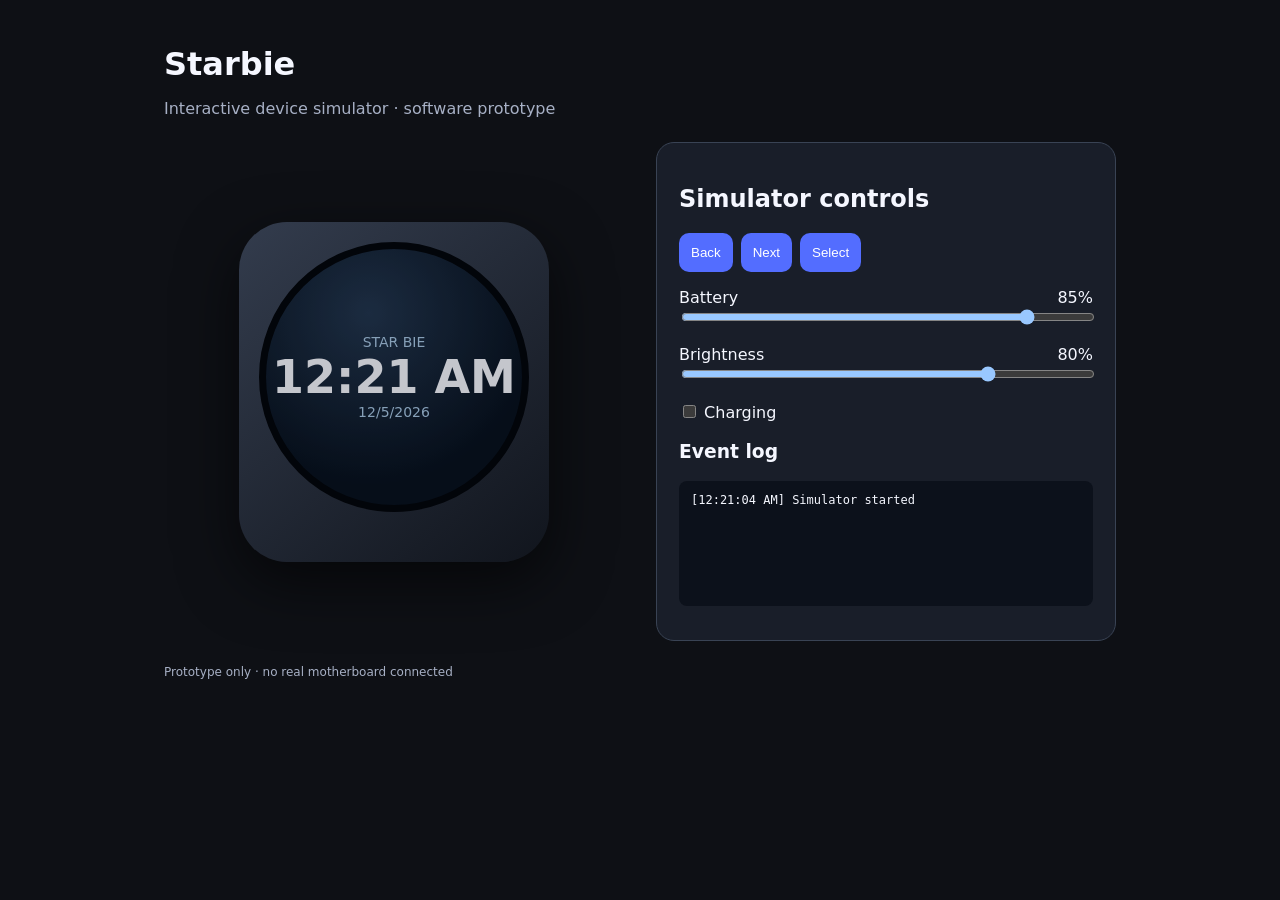
<file: app/index.html>
<!doctype html>
<html lang="en">
<head>
<meta charset="UTF-8"><meta name="viewport" content="width=device-width,initial-scale=1">
<title>Starbie | Simulator</title><link rel="stylesheet" href="style.css">
</head>
<body>
<main>
<header><h1>Starbie</h1><p>Interactive device simulator · software prototype</p></header>
<section class="workspace">
<div class="device"><div class="screen" id="screen" aria-live="polite"></div></div>
<div class="panel">
<h2>Simulator controls</h2>
<div class="controls"><button id="back">Back</button><button id="next">Next</button><button id="select">Select</button></div>
<label>Battery <output id="batteryLabel">85%</output><input id="battery" type="range" min="0" max="100" value="85"></label>
<label>Brightness <output id="brightnessLabel">80%</output><input id="brightness" type="range" min="20" max="100" value="80"></label>
<label><input id="charging" type="checkbox"> Charging</label>
<h3>Event log</h3><pre id="log" aria-live="polite"></pre>
</div>
</section>
<footer>Prototype only · no real motherboard connected</footer>
</main><script src="script.js"></script>
</body></html>
</file>
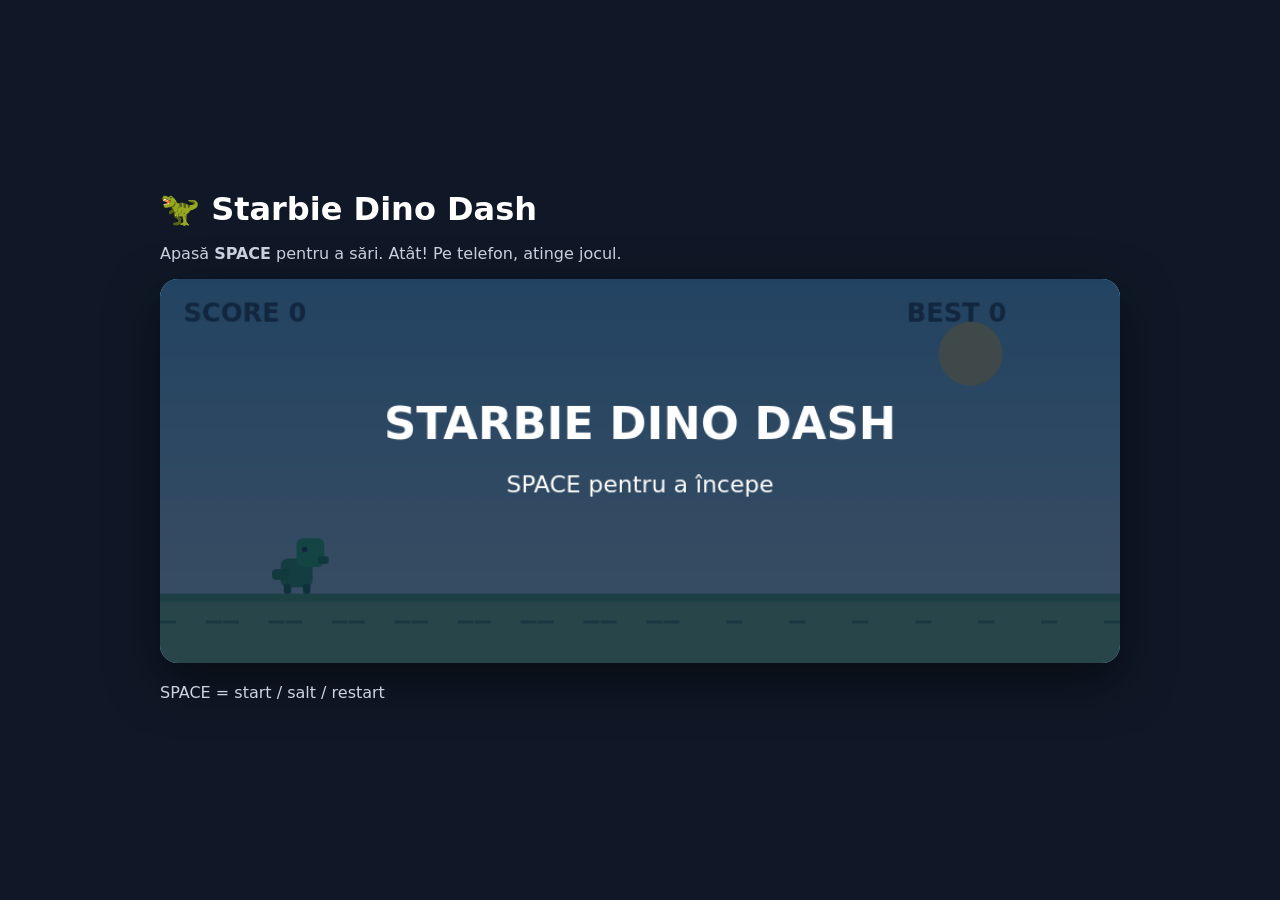
<file: dino/index.html>
<!DOCTYPE html>
<html lang="ro"><head><meta charset="UTF-8"><meta name="viewport" content="width=device-width,initial-scale=1"><title>Starbie Dino Dash</title>
<style>
*{box-sizing:border-box}body{margin:0;background:#101827;color:white;font-family:system-ui,Arial;display:grid;place-items:center;min-height:100vh}main{width:min(960px,96vw)}h1{margin:8px 0}p{color:#cbd5e1}canvas{width:100%;background:#80cfff;border-radius:18px;box-shadow:0 18px 50px #0008;touch-action:manipulation}small{color:#cbd5e1}
</style></head><body><main><h1>🦖 Starbie Dino Dash</h1><p>Apasă <b>SPACE</b> pentru a sări. Atât! Pe telefon, atinge jocul.</p><canvas id="game" width="900" height="360"></canvas><p id="hint">SPACE = start / salt / restart</p></main>
<script>
const canvas=document.querySelector('#game'),ctx=canvas.getContext('2d'),W=900,H=360,ground=295;
let state='ready',score=0,best=0,speed=6,obstacles=[],clouds=[],stars=[],time=0,spawn=90;
const dino={x:105,y:ground-52,w:44,h:52,vy:0};
function reset(){state='playing';score=0;speed=6;obstacles=[];clouds=[{x:150,y:55},{x:530,y:95},{x:800,y:50}];stars=[];time=0;spawn=75;dino.y=ground-dino.h;dino.vy=0;}
function jump(){if(state!=='playing'){reset();return;}if(dino.y>=ground-dino.h-1){dino.vy=-14.4;}}
addEventListener('keydown',e=>{if(e.code==='Space'){e.preventDefault();if(!e.repeat)jump();}});
canvas.addEventListener('pointerdown',jump);
function rounded(x,y,w,h,r,c){ctx.fillStyle=c;ctx.beginPath();ctx.roundRect(x,y,w,h,r);ctx.fill();}
function cloud(x,y){ctx.fillStyle='#fff';ctx.beginPath();ctx.arc(x,y+15,18,0,7);ctx.arc(x+24,y+4,24,0,7);ctx.arc(x+51,y+17,17,0,7);ctx.fill();}
function drawDino(){const x=dino.x,y=dino.y;rounded(x+8,y+19,30,27,7,'#24a855');rounded(x+23,y,26,27,6,'#2dc96b');rounded(x+43,y+17,10,7,2,'#198949');rounded(x,y+29,16,10,4,'#1b934b');rounded(x+28,y+8,5,5,2,'#11263c');rounded(x+11,y+43,7,9,2,'#116e38');rounded(x+29,y+43,7,9,2,'#116e38');}
function drawObstacle(o){if(o.kind==='cactus'){rounded(o.x+11,ground-o.h,17,o.h,5,'#167c42');rounded(o.x+1,ground-o.h+15,13,10,4,'#21a85a');rounded(o.x+27,ground-o.h+24,13,9,4,'#21a85a');}else if(o.kind==='rock'){rounded(o.x,ground-o.h,o.w,o.h,13,'#64748b');rounded(o.x+8,ground-o.h+6,15,8,5,'#94a3b8');}else{rounded(o.x,ground-o.h,o.w,o.h,4,'#b86b38');rounded(o.x+6,ground-o.h+6,o.w-12,o.h-12,2,'#d99452');ctx.strokeStyle='#784022';ctx.lineWidth=5;ctx.beginPath();ctx.moveTo(o.x+8,ground-o.h+8);ctx.lineTo(o.x+o.w-8,ground-8);ctx.stroke();}}
function update(dt){if(state!=='playing')return;const f=Math.min(dt/16.667,2);time+=f;speed=Math.min(15,6+score/280);score+=f*.13;dino.vy+=.78*f;dino.y+=dino.vy*f;if(dino.y>ground-dino.h){dino.y=ground-dino.h;dino.vy=0;}spawn-=f;if(spawn<=0){let kind=['cactus','rock','crate'][Math.floor(Math.random()*3)];obstacles.push({x:W+25,w:kind==='rock'?47:39,h:kind==='cactus'?60:kind==='crate'?45:32,kind});spawn=Math.max(43,92-speed*2)+Math.random()*30;}for(const o of obstacles)o.x-=speed*f;obstacles=obstacles.filter(o=>o.x+o.w>0);for(const o of obstacles){if(dino.x+9<o.x+o.w-7&&dino.x+dino.w-8>o.x+7&&dino.y+9<ground&&dino.y+dino.h-4>ground-o.h+5){state='over';best=Math.max(best,Math.floor(score));}}for(const c of clouds){c.x-=.5*f;if(c.x<-80)c.x=W+100;}}
function draw(){let sky=ctx.createLinearGradient(0,0,0,ground);sky.addColorStop(0,'#70c6ff');sky.addColorStop(1,'#d7f2ff');ctx.fillStyle=sky;ctx.fillRect(0,0,W,H);ctx.fillStyle='#ffe184';ctx.beginPath();ctx.arc(760,70,30,0,7);ctx.fill();clouds.forEach(c=>cloud(c.x,c.y));ctx.fillStyle='#8bd480';ctx.fillRect(0,ground,W,65);ctx.fillStyle='#56b66a';ctx.fillRect(0,ground,W,8);ctx.fillStyle='#488f5a';for(let i=0;i<25;i++)ctx.fillRect((i*59-time*speed*.3)%(W+60),ground+25,15,3);obstacles.forEach(drawObstacle);drawDino();ctx.fillStyle='#18364e';ctx.font='bold 24px system-ui';ctx.fillText('SCORE '+Math.floor(score),22,40);ctx.fillText('BEST '+best,700,40);if(state!=='playing'){ctx.fillStyle='#10233bcc';ctx.fillRect(0,0,W,H);ctx.fillStyle='#fff';ctx.textAlign='center';ctx.font='bold 42px system-ui';ctx.fillText(state==='ready'?'STARBIE DINO DASH':'GAME OVER',W/2,150);ctx.font='22px system-ui';ctx.fillText('SPACE pentru '+(state==='ready'?'a începe':'restart'),W/2,200);ctx.textAlign='left';}}
let prev=performance.now();function frame(now){update(now-prev);draw();prev=now;requestAnimationFrame(frame);}requestAnimationFrame(frame);
</script></body></html>
</file>
<file: app/style.css>
:root{color-scheme:dark;font-family:system-ui,Segoe UI,sans-serif;background:#0e1015;color:#f5f7ff}*{box-sizing:border-box}body{margin:0}main{max-width:1000px;margin:auto;padding:24px}header h1{margin-bottom:4px}header p,footer{color:#a7b0c5}.workspace{display:grid;grid-template-columns:1fr 1fr;gap:32px;align-items:center;margin-top:24px}.device{margin:auto;width:310px;height:340px;background:linear-gradient(140deg,#333c4d,#11151d);border-radius:48px;padding:20px;box-shadow:0 20px 60px #0009}.screen{border:7px solid #03060c;border-radius:50%;height:270px;width:270px;background:radial-gradient(circle at 40% 25%,#223650,#07111f 70%);display:flex;align-items:center;justify-content:center;text-align:center;flex-direction:column;overflow:hidden;transition:filter .15s}.screen .big{font-size:46px;font-weight:700}.screen .small{font-size:14px;color:#a8c8e6}.screen .symbol{font-size:38px}.panel{border:1px solid #394354;background:#191e29;border-radius:18px;padding:22px}.controls{display:flex;gap:8px}button{background:#536dff;color:white;border:0;border-radius:10px;padding:12px;cursor:pointer}button:hover{background:#6d82ff}label{display:block;margin:16px 0}input[type=range]{width:100%}output{float:right}pre{height:125px;overflow:auto;background:#0c111b;padding:12px;border-radius:8px;font-size:12px;white-space:pre-wrap}footer{margin-top:24px;font-size:12px}@media(max-width:720px){.workspace{grid-template-columns:1fr}.device{transform:scale(.9)}}
</file>
